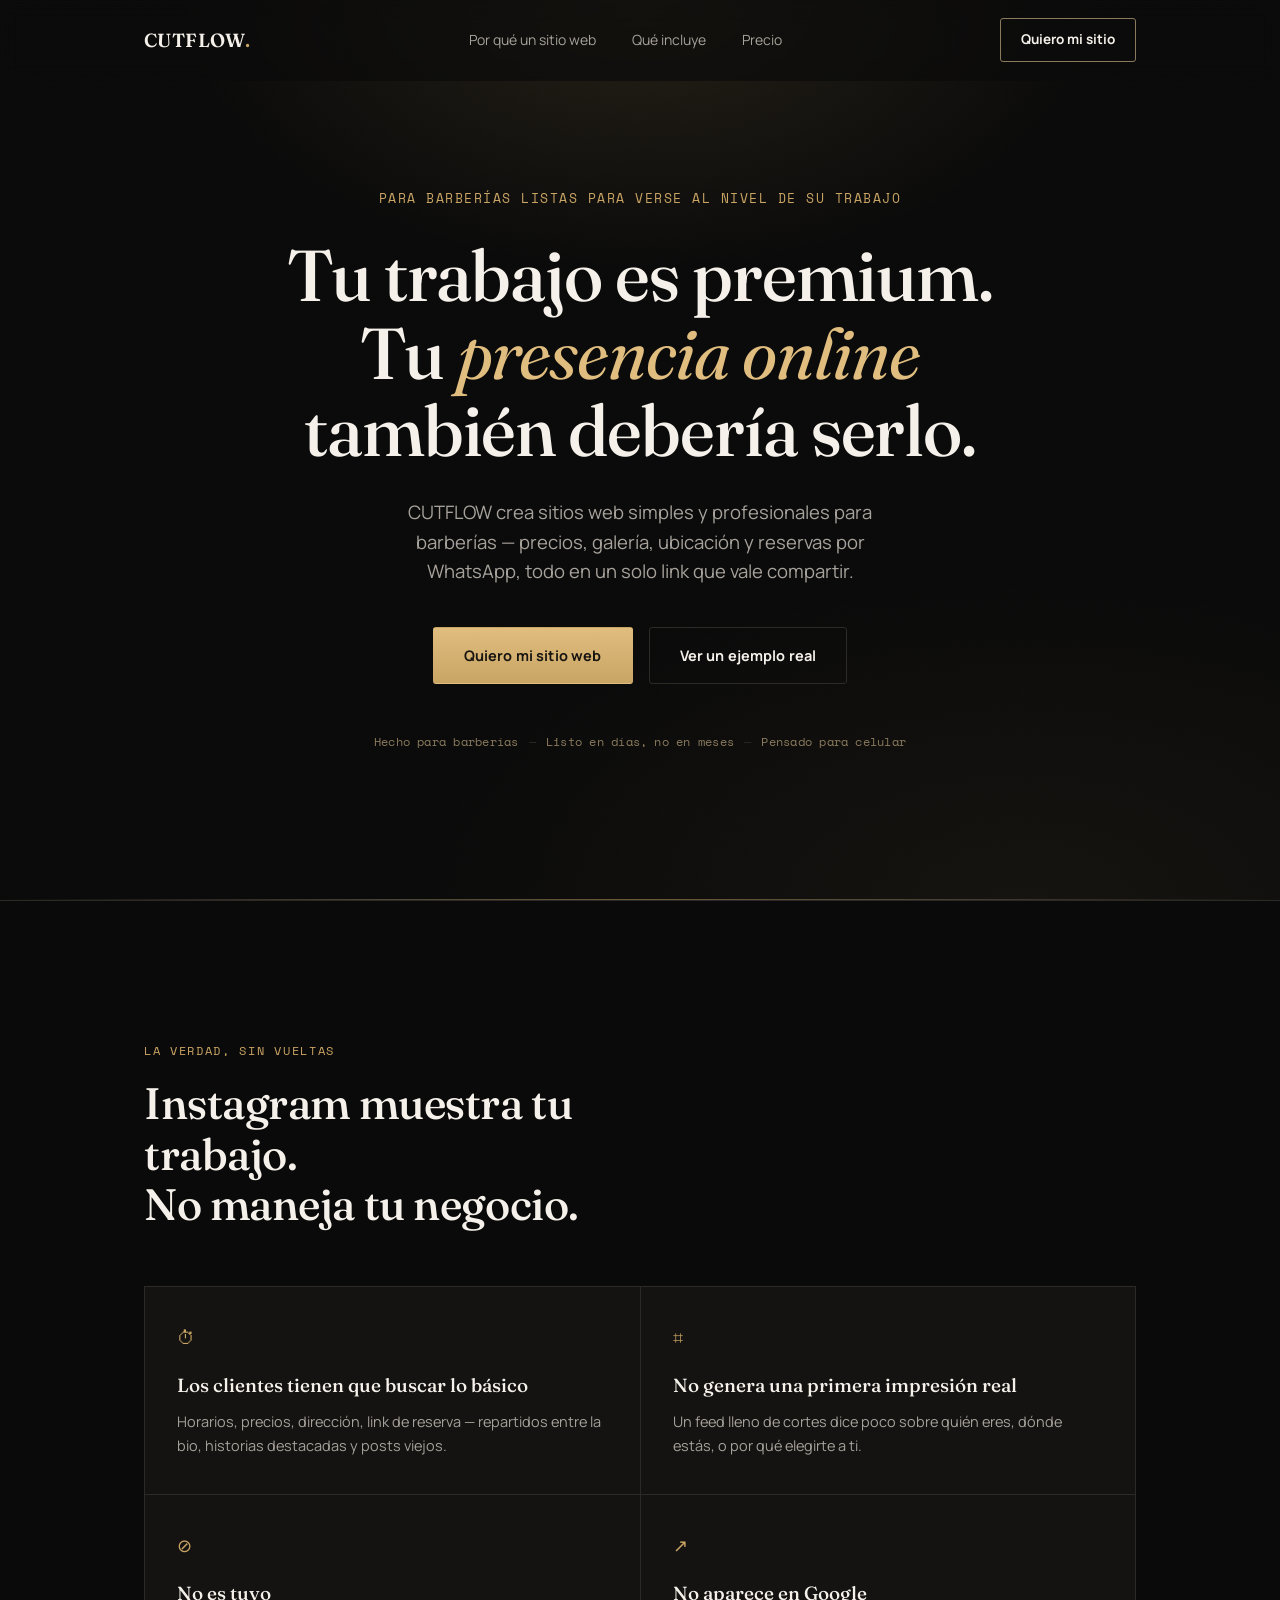
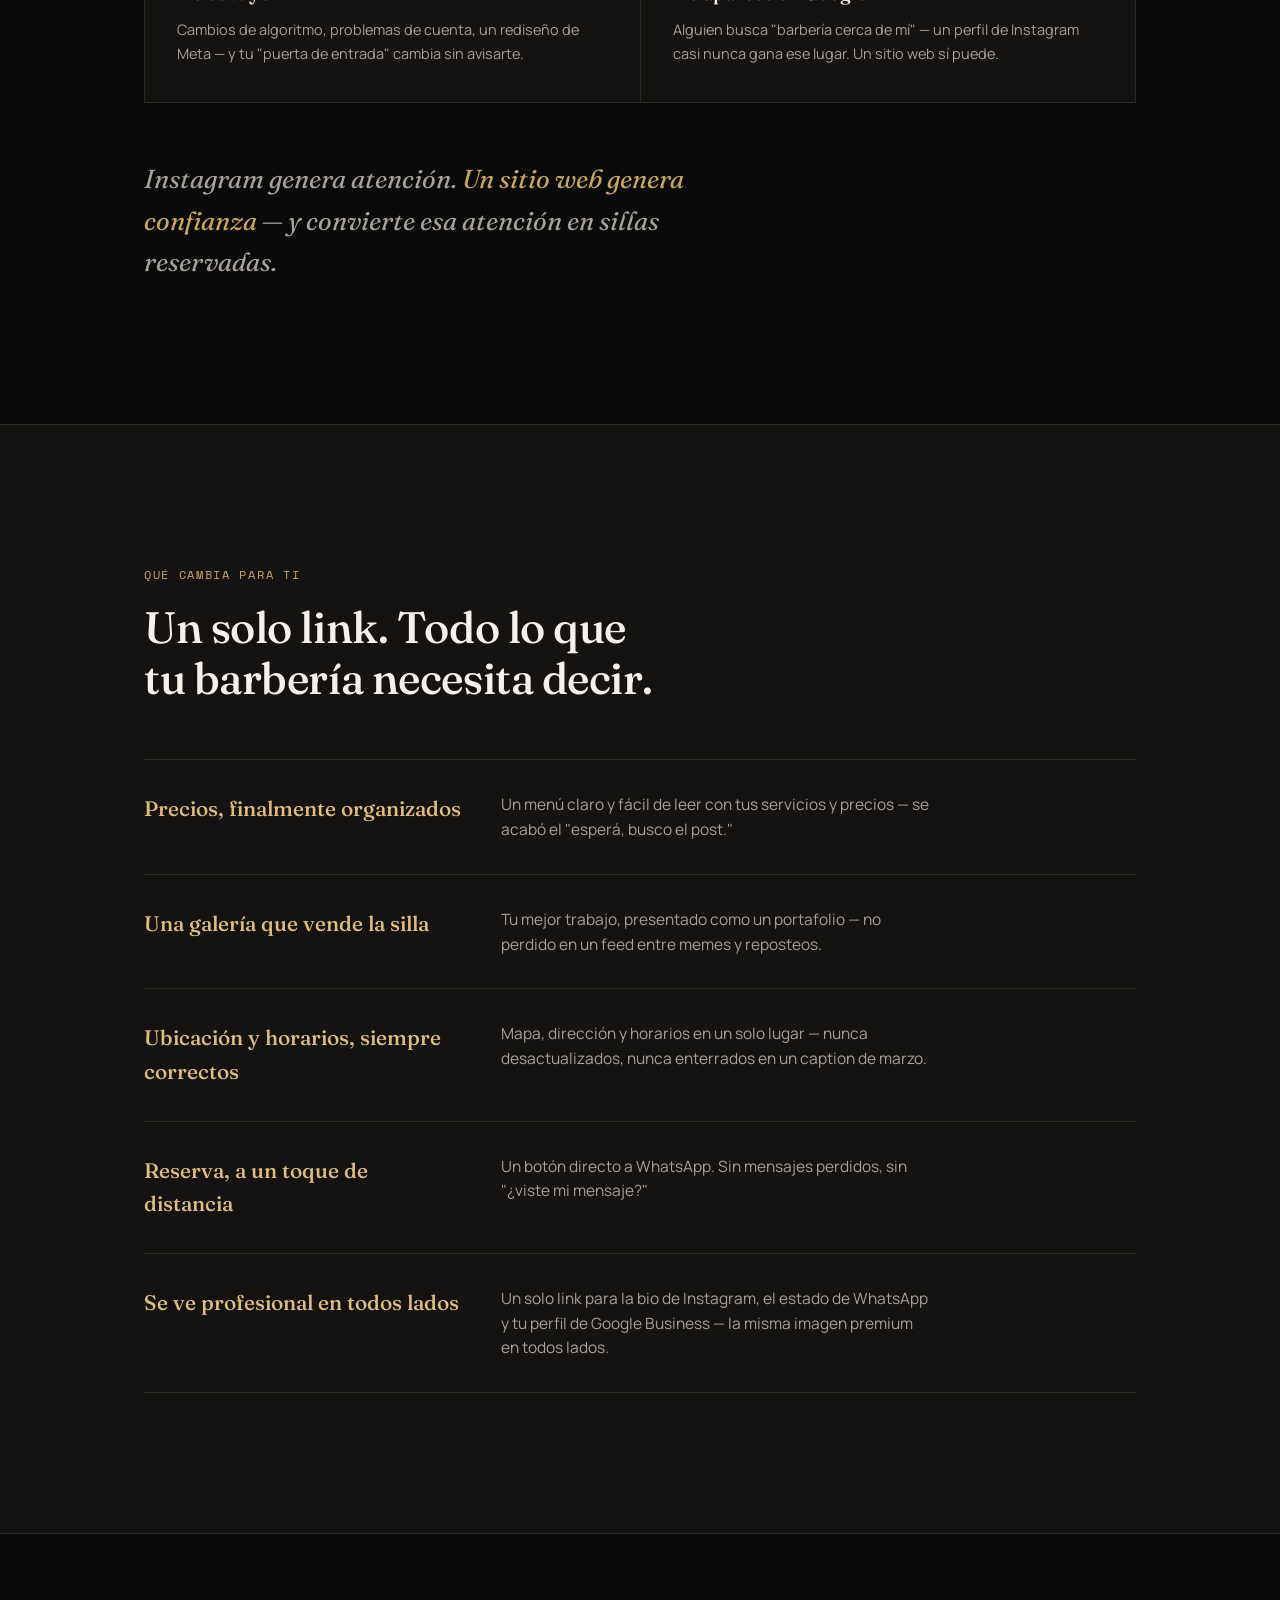
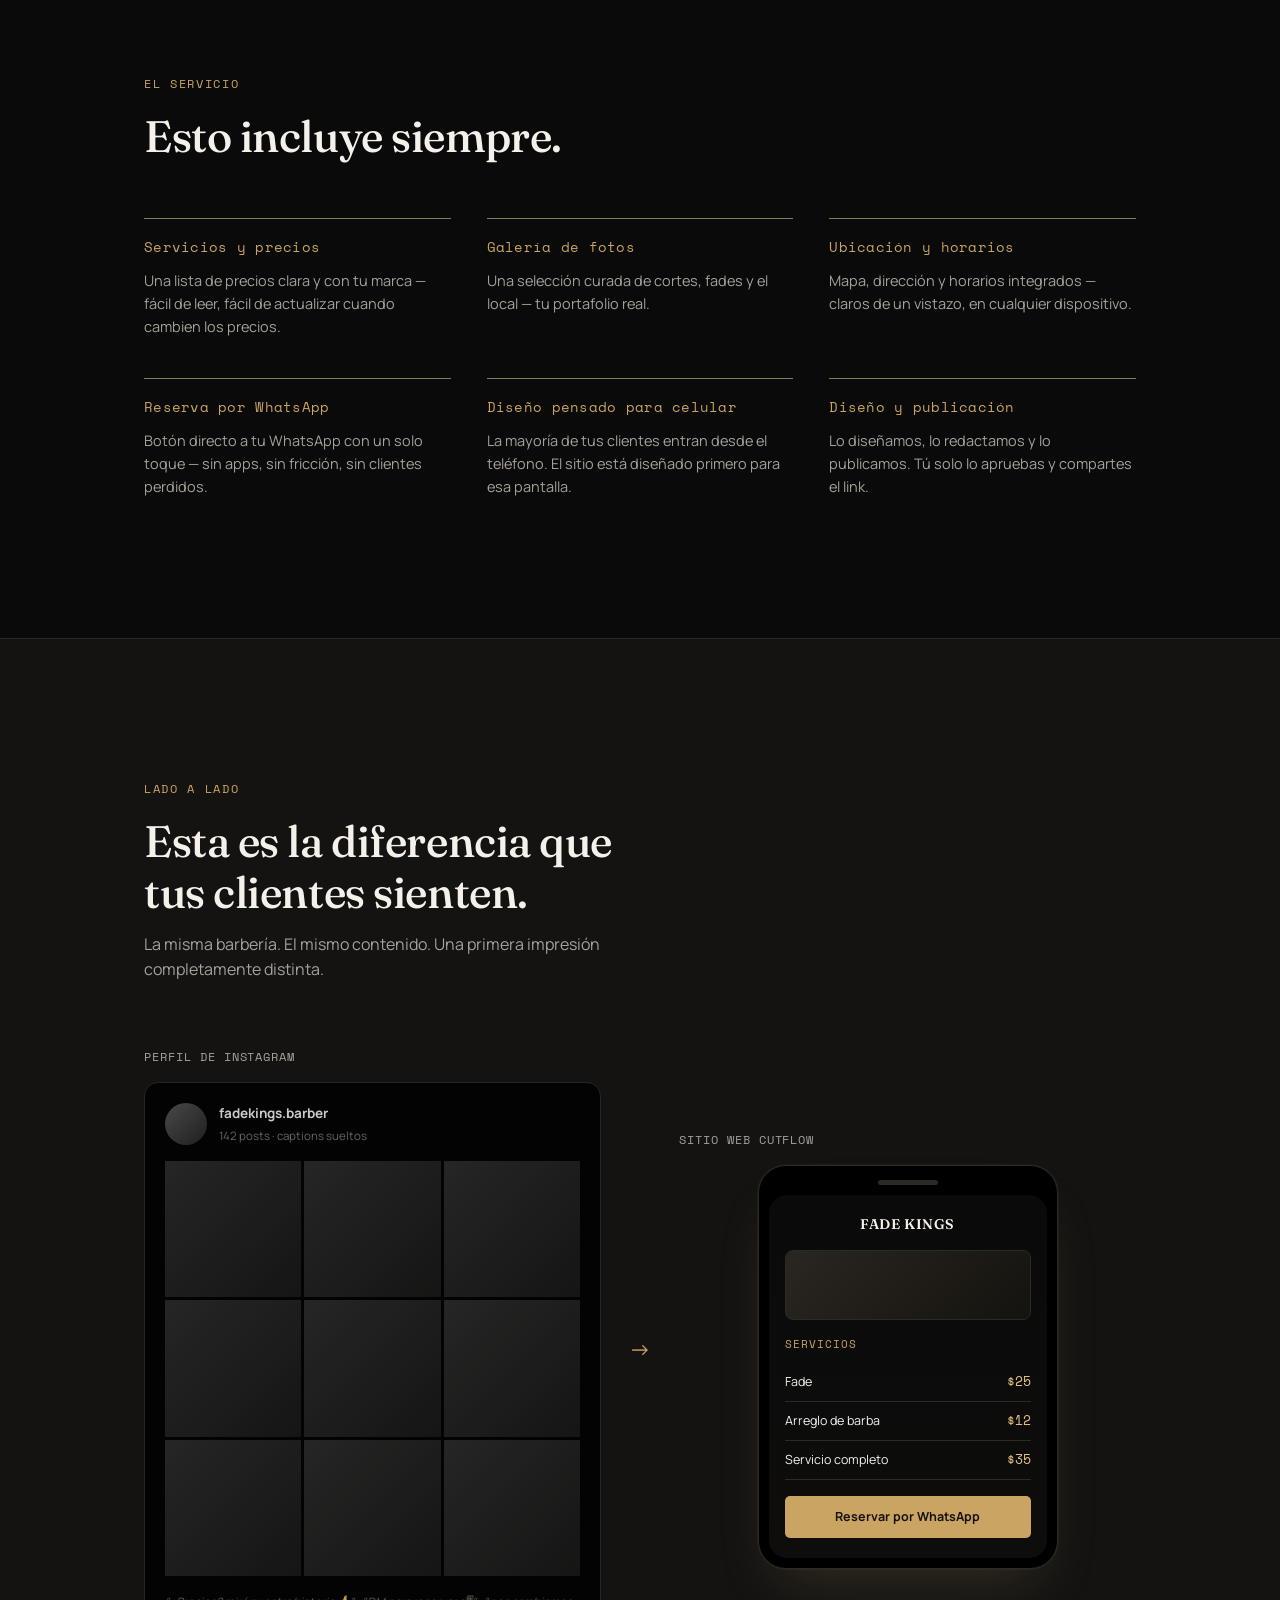
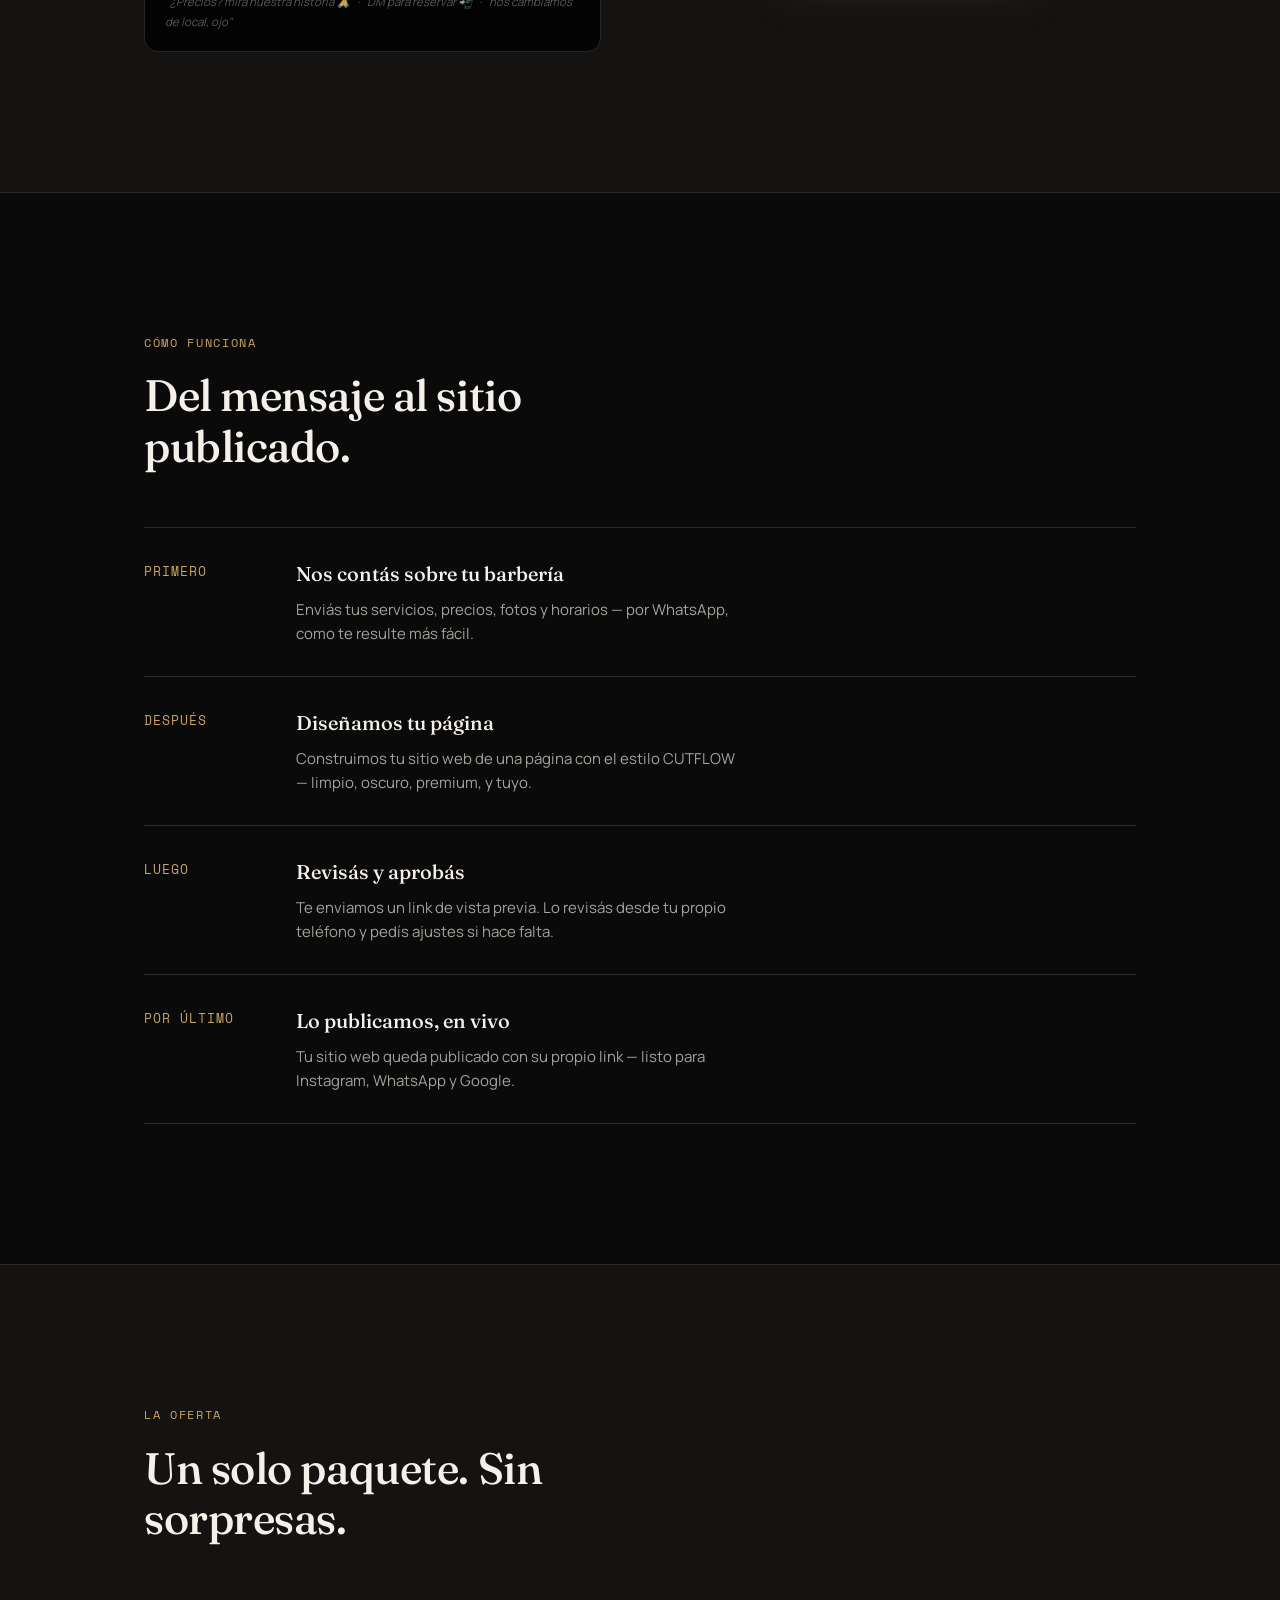
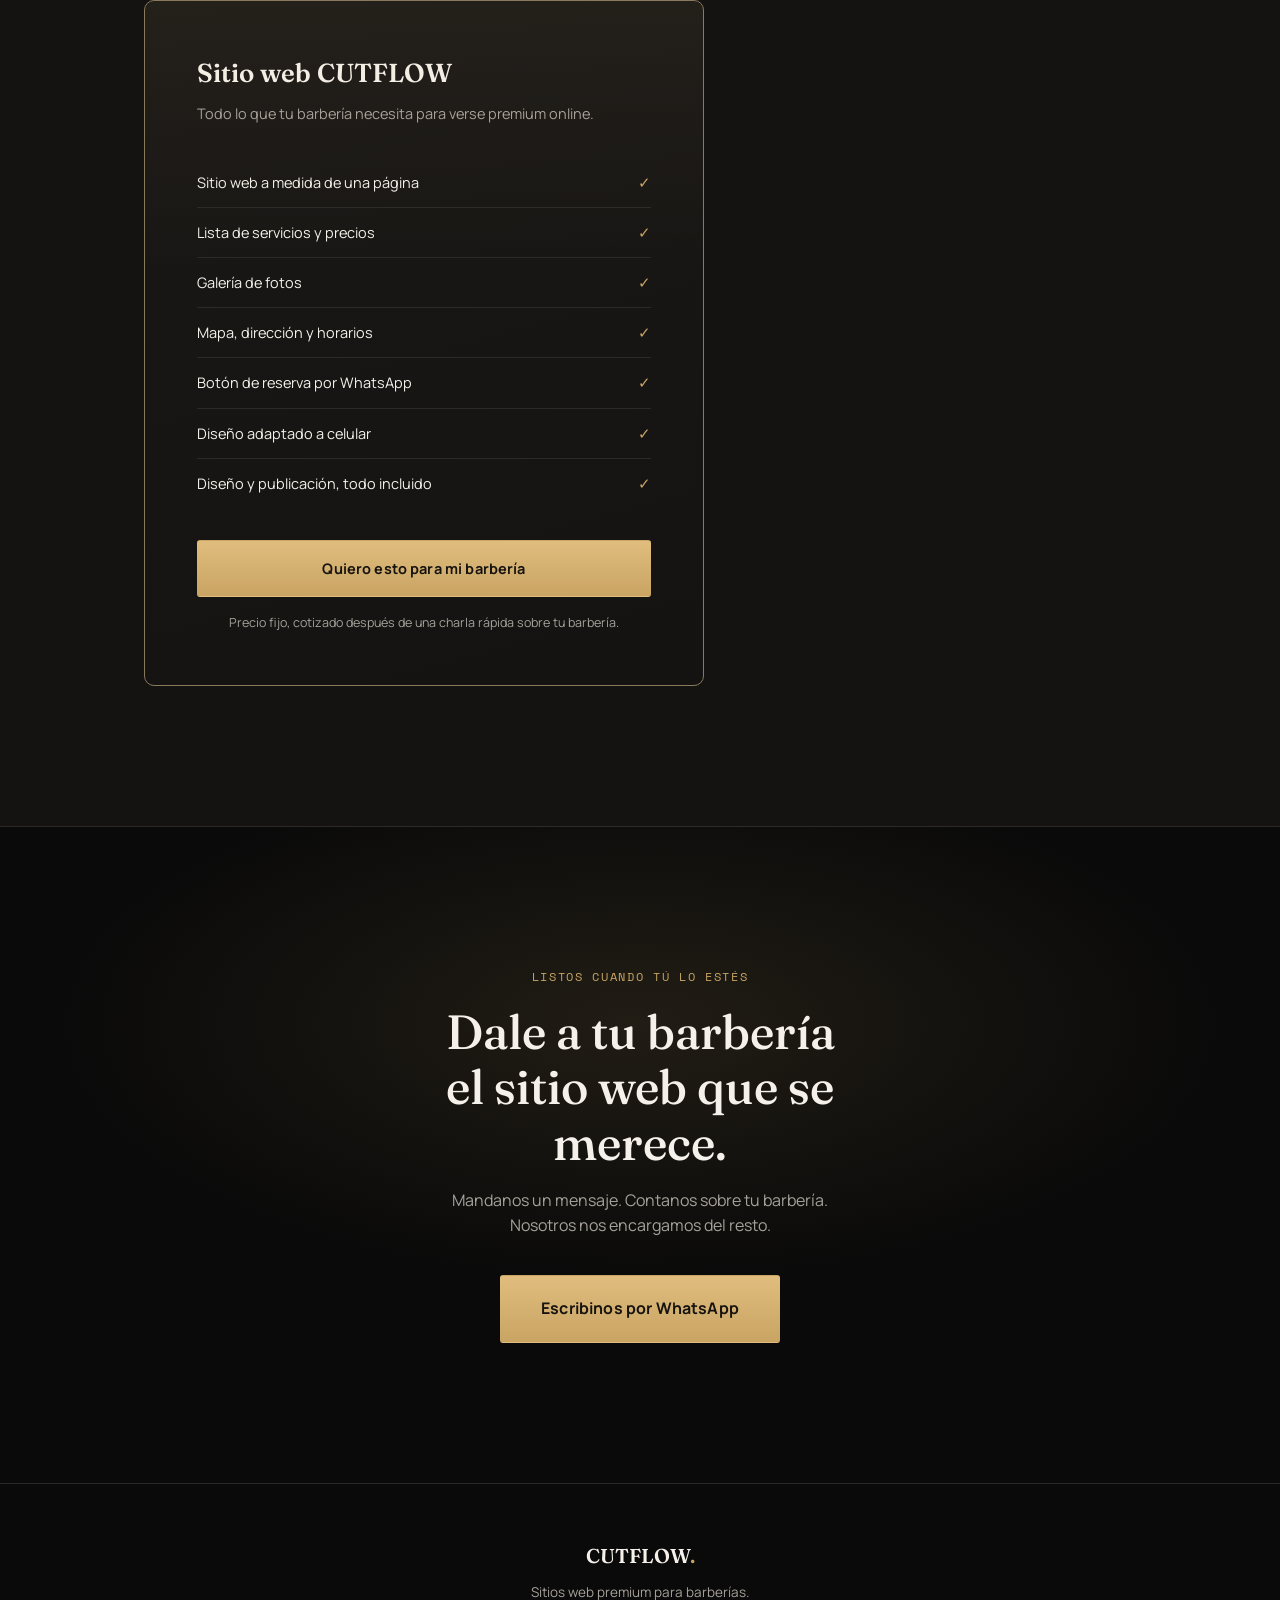
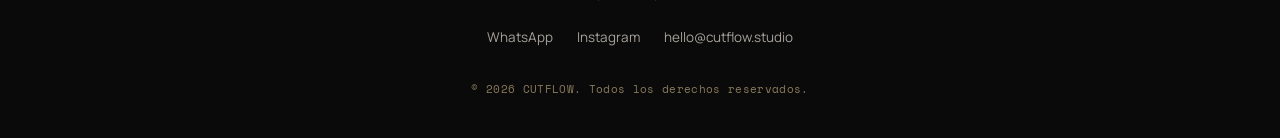
<file: index.html>
<!DOCTYPE html>
<html lang="es">
<head>
<meta charset="UTF-8">
<meta name="viewport" content="width=device-width, initial-scale=1.0">
<title>CUTFLOW — Sitios web premium para barberías</title>
<meta name="description" content="CUTFLOW crea sitios web simples y premium para barberías — precios, galería, ubicación y reservas por WhatsApp, todo en un solo link profesional.">
<link rel="preconnect" href="https://fonts.googleapis.com">
<link rel="preconnect" href="https://fonts.gstatic.com" crossorigin>
<link href="https://fonts.googleapis.com/css2?family=Fraunces:ital,opsz,wght@0,9..144,300;0,9..144,500;0,9..144,600;1,9..144,400&family=Manrope:wght@400;500;600;700;800&family=Space+Mono:wght@400;700&display=swap" rel="stylesheet">
<link rel="stylesheet" href="styles.css">
</head>
<body>

<!-- ===================== NOISE / GRAIN OVERLAY ===================== -->
<div class="grain" aria-hidden="true"></div>

<!-- ===================== NAV ===================== -->
<header class="nav" id="nav">
  <div class="nav-inner">
    <a href="#top" class="nav-logo">CUTFLOW<span class="dot">.</span></a>
    <nav class="nav-links">
      <a href="#why">Por qué un sitio web</a>
      <a href="#included">Qué incluye</a>
      <a href="#pricing">Precio</a>
    </nav>
    <a href="#contact" class="nav-cta">Quiero mi sitio</a>
  </div>
</header>

<main id="top">

  <!-- ===================== 1. HERO ===================== -->
  <section class="hero">
    <div class="hero-bg" aria-hidden="true"></div>
    <div class="hero-inner">
      <p class="eyebrow reveal">Para barberías listas para verse al nivel de su trabajo</p>
      <h1 class="hero-title reveal">
        Tu trabajo es premium.<br>
        Tu <em>presencia online</em><br>
        también debería serlo.
      </h1>
      <p class="hero-sub reveal">
        CUTFLOW crea sitios web simples y profesionales para barberías —
        precios, galería, ubicación y reservas por WhatsApp, todo en un solo link que vale compartir.
      </p>
      <div class="hero-actions reveal">
        <a href="#contact" class="btn btn-primary">Quiero mi sitio web</a>
        <a href="#demo" class="btn btn-ghost">Ver un ejemplo real</a>
      </div>
      <div class="hero-proof reveal">
        <span>Hecho para barberías</span>
        <span class="sep">—</span>
        <span>Listo en días, no en meses</span>
        <span class="sep">—</span>
        <span>Pensado para celular</span>
      </div>
    </div>
    <div class="hero-blade" aria-hidden="true"></div>
  </section>

  <!-- ===================== 2. WHY INSTAGRAM ISN'T ENOUGH ===================== -->
  <section class="why" id="why">
    <div class="section-inner">
      <p class="kicker reveal">La verdad, sin vueltas</p>
      <h2 class="section-title reveal">Instagram muestra tu trabajo.<br>No maneja tu negocio.</h2>

      <div class="why-grid reveal">
        <div class="why-card">
          <span class="why-icon">⏱</span>
          <h3>Los clientes tienen que buscar lo básico</h3>
          <p>Horarios, precios, dirección, link de reserva — repartidos entre la bio, historias destacadas y posts viejos.</p>
        </div>
        <div class="why-card">
          <span class="why-icon">⌗</span>
          <h3>No genera una primera impresión real</h3>
          <p>Un feed lleno de cortes dice poco sobre quién eres, dónde estás, o por qué elegirte a ti.</p>
        </div>
        <div class="why-card">
          <span class="why-icon">⊘</span>
          <h3>No es tuyo</h3>
          <p>Cambios de algoritmo, problemas de cuenta, un rediseño de Meta — y tu "puerta de entrada" cambia sin avisarte.</p>
        </div>
        <div class="why-card">
          <span class="why-icon">↗</span>
          <h3>No aparece en Google</h3>
          <p>Alguien busca "barbería cerca de mí" — un perfil de Instagram casi nunca gana ese lugar. Un sitio web sí puede.</p>
        </div>
      </div>

      <p class="why-line reveal">Instagram genera atención. <span class="gold">Un sitio web genera confianza</span> — y convierte esa atención en sillas reservadas.</p>
    </div>
  </section>

  <!-- ===================== 3. BENEFITS ===================== -->
  <section class="benefits" id="benefits">
    <div class="section-inner">
      <p class="kicker reveal">Qué cambia para ti</p>
      <h2 class="section-title reveal">Un solo link. Todo lo que tu barbería necesita decir.</h2>

      <div class="benefits-list">
        <div class="benefit-row reveal">
          <h3>Precios, finalmente organizados</h3>
          <p>Un menú claro y fácil de leer con tus servicios y precios — se acabó el "esperá, busco el post."</p>
        </div>
        <div class="benefit-row reveal">
          <h3>Una galería que vende la silla</h3>
          <p>Tu mejor trabajo, presentado como un portafolio — no perdido en un feed entre memes y reposteos.</p>
        </div>
        <div class="benefit-row reveal">
          <h3>Ubicación y horarios, siempre correctos</h3>
          <p>Mapa, dirección y horarios en un solo lugar — nunca desactualizados, nunca enterrados en un caption de marzo.</p>
        </div>
        <div class="benefit-row reveal">
          <h3>Reserva, a un toque de distancia</h3>
          <p>Un botón directo a WhatsApp. Sin mensajes perdidos, sin "¿viste mi mensaje?"</p>
        </div>
        <div class="benefit-row reveal">
          <h3>Se ve profesional en todos lados</h3>
          <p>Un solo link para la bio de Instagram, el estado de WhatsApp y tu perfil de Google Business — la misma imagen premium en todos lados.</p>
        </div>
      </div>
    </div>
  </section>

  <!-- ===================== 4. WHAT'S INCLUDED ===================== -->
  <section class="included" id="included">
    <div class="section-inner">
      <p class="kicker reveal">El servicio</p>
      <h2 class="section-title reveal">Esto incluye siempre.</h2>

      <div class="included-grid">
        <div class="inc-item reveal">
          <span class="inc-num">Servicios y precios</span>
          <p>Una lista de precios clara y con tu marca — fácil de leer, fácil de actualizar cuando cambien los precios.</p>
        </div>
        <div class="inc-item reveal">
          <span class="inc-num">Galería de fotos</span>
          <p>Una selección curada de cortes, fades y el local — tu portafolio real.</p>
        </div>
        <div class="inc-item reveal">
          <span class="inc-num">Ubicación y horarios</span>
          <p>Mapa, dirección y horarios integrados — claros de un vistazo, en cualquier dispositivo.</p>
        </div>
        <div class="inc-item reveal">
          <span class="inc-num">Reserva por WhatsApp</span>
          <p>Botón directo a tu WhatsApp con un solo toque — sin apps, sin fricción, sin clientes perdidos.</p>
        </div>
        <div class="inc-item reveal">
          <span class="inc-num">Diseño pensado para celular</span>
          <p>La mayoría de tus clientes entran desde el teléfono. El sitio está diseñado primero para esa pantalla.</p>
        </div>
        <div class="inc-item reveal">
          <span class="inc-num">Diseño y publicación</span>
          <p>Lo diseñamos, lo redactamos y lo publicamos. Tú solo lo apruebas y compartes el link.</p>
        </div>
      </div>
    </div>
  </section>

  <!-- ===================== 5. DEMO PREVIEW ===================== -->
  <section class="demo" id="demo">
    <div class="section-inner">
      <p class="kicker reveal">Lado a lado</p>
      <h2 class="section-title reveal">Esta es la diferencia que tus clientes sienten.</h2>
      <p class="demo-sub reveal">La misma barbería. El mismo contenido. Una primera impresión completamente distinta.</p>

      <div class="compare reveal">
        <div class="compare-col compare-before">
          <span class="compare-label">Perfil de Instagram</span>
          <div class="ig-mock">
            <div class="ig-head">
              <div class="ig-avatar"></div>
              <div class="ig-handle">
                <strong>fadekings.barber</strong>
                <span>142 posts · captions sueltos</span>
              </div>
            </div>
            <div class="ig-grid">
              <span></span><span></span><span></span>
              <span></span><span></span><span></span>
              <span></span><span></span><span></span>
            </div>
            <p class="ig-caption">"¿Precios? mirá nuestra historia 🙏" · "DM para reservar 📲" · "nos cambiamos de local, ojo"</p>
          </div>
        </div>

        <div class="compare-arrow" aria-hidden="true">→</div>

        <div class="compare-col compare-after">
          <span class="compare-label gold">Sitio web CUTFLOW</span>
          <div class="phone-mock">
            <div class="phone-notch"></div>
            <div class="phone-screen">
              <div class="phone-bar">FADE KINGS</div>
              <div class="phone-hero"></div>
              <div class="phone-section-title">Servicios</div>
              <div class="phone-row"><span>Fade</span><span>$25</span></div>
              <div class="phone-row"><span>Arreglo de barba</span><span>$12</span></div>
              <div class="phone-row"><span>Servicio completo</span><span>$35</span></div>
              <div class="phone-btn">Reservar por WhatsApp</div>
            </div>
          </div>
        </div>
      </div>
    </div>
  </section>

  <!-- ===================== 6. PROCESS ===================== -->
  <section class="process" id="process">
    <div class="section-inner">
      <p class="kicker reveal">Cómo funciona</p>
      <h2 class="section-title reveal">Del mensaje al sitio publicado.</h2>

      <div class="process-list">
        <div class="process-row reveal">
          <span class="process-mark">Primero</span>
          <div>
            <h3>Nos contás sobre tu barbería</h3>
            <p>Enviás tus servicios, precios, fotos y horarios — por WhatsApp, como te resulte más fácil.</p>
          </div>
        </div>
        <div class="process-row reveal">
          <span class="process-mark">Después</span>
          <div>
            <h3>Diseñamos tu página</h3>
            <p>Construimos tu sitio web de una página con el estilo CUTFLOW — limpio, oscuro, premium, y tuyo.</p>
          </div>
        </div>
        <div class="process-row reveal">
          <span class="process-mark">Luego</span>
          <div>
            <h3>Revisás y aprobás</h3>
            <p>Te enviamos un link de vista previa. Lo revisás desde tu propio teléfono y pedís ajustes si hace falta.</p>
          </div>
        </div>
        <div class="process-row reveal">
          <span class="process-mark">Por último</span>
          <div>
            <h3>Lo publicamos, en vivo</h3>
            <p>Tu sitio web queda publicado con su propio link — listo para Instagram, WhatsApp y Google.</p>
          </div>
        </div>
      </div>
    </div>
  </section>

  <!-- ===================== 7. PRICING ===================== -->
  <section class="pricing" id="pricing">
    <div class="section-inner">
      <p class="kicker reveal">La oferta</p>
      <h2 class="section-title reveal">Un solo paquete. Sin sorpresas.</h2>

      <div class="price-card reveal">
        <div class="price-card-head">
          <h3>Sitio web CUTFLOW</h3>
          <p>Todo lo que tu barbería necesita para verse premium online.</p>
        </div>

        <ul class="price-list">
          <li><span>Sitio web a medida de una página</span><span class="check">✓</span></li>
          <li><span>Lista de servicios y precios</span><span class="check">✓</span></li>
          <li><span>Galería de fotos</span><span class="check">✓</span></li>
          <li><span>Mapa, dirección y horarios</span><span class="check">✓</span></li>
          <li><span>Botón de reserva por WhatsApp</span><span class="check">✓</span></li>
          <li><span>Diseño adaptado a celular</span><span class="check">✓</span></li>
          <li><span>Diseño y publicación, todo incluido</span><span class="check">✓</span></li>
        </ul>

        <div class="price-foot">
          <a href="#contact" class="btn btn-primary btn-wide">Quiero esto para mi barbería</a>
          <p class="price-note">Precio fijo, cotizado después de una charla rápida sobre tu barbería.</p>
        </div>
      </div>
    </div>
  </section>

  <!-- ===================== 8. FINAL CTA ===================== -->
  <section class="final-cta" id="contact">
    <div class="section-inner final-inner">
      <p class="kicker reveal">Listos cuando tú lo estés</p>
      <h2 class="final-title reveal">Dale a tu barbería<br>el sitio web que se merece.</h2>
      <p class="final-sub reveal">Mandanos un mensaje. Contanos sobre tu barbería. Nosotros nos encargamos del resto.</p>
      <a href="https://wa.me/50498903141?text=Hola%20CUTFLOW%2C%20quiero%20un%20sitio%20web%20para%20mi%20barber%C3%ADa" class="btn btn-primary btn-lg reveal" target="_blank" rel="noopener">
        Escribinos por WhatsApp
      </a>
    </div>
  </section>

</main>

<!-- ===================== 9. FOOTER ===================== -->
<footer class="footer">
  <div class="footer-inner">
    <a href="#top" class="footer-logo">CUTFLOW<span class="dot">.</span></a>
    <p class="footer-tag">Sitios web premium para barberías.</p>
    <div class="footer-links">
      <a href="https://wa.me/50498903141" target="_blank" rel="noopener">WhatsApp</a>
      <a href="#" target="_blank" rel="noopener">Instagram</a>
      <a href="mailto:hello@cutflow.studio">hello@cutflow.studio</a>
    </div>
    <p class="footer-copy">© 2026 CUTFLOW. Todos los derechos reservados.</p>
  </div>
</footer>

<script src="script.js"></script>
</body>
</html>
</file>
<file: styles.css>
/* =========================================================
   CUTFLOW — Stylesheet
   Palette:
     --black:      #0a0a0a   (page background)
     --charcoal:   #161514   (panels / alt sections)
     --line:       #2c2a27   (hairline borders)
     --off-white:  #f5f1ea   (primary text)
     --grey:       #a6a19a   (secondary text)
     --gold:       #c9a463   (accent / CTA)
     --gold-dim:   #8a7a5c   (muted accent)
   Type:
     Display:  Fraunces (serif, premium, editorial)
     Body:     Manrope (clean grotesk)
     Utility:  Space Mono (price tags, labels — receipt/price-board feel)
   ========================================================= */

:root{
  --black: #0a0a0a;
  --charcoal: #141312;
  --panel: #1a1816;
  --line: #2c2a26;
  --off-white: #f5f1ea;
  --grey: #a6a19a;
  --gold: #c9a463;
  --gold-bright: #e0bd7e;
  --gold-dim: #8a7a5c;

  --font-display: 'Fraunces', serif;
  --font-body: 'Manrope', sans-serif;
  --font-mono: 'Space Mono', monospace;

  --container: 1120px;
  --pad: clamp(24px, 6vw, 64px);
}

*{ margin:0; padding:0; box-sizing:border-box; }

html{ scroll-behavior:smooth; }

body{
  background:var(--black);
  color:var(--off-white);
  font-family:var(--font-body);
  font-size:16px;
  line-height:1.6;
  -webkit-font-smoothing:antialiased;
  overflow-x:hidden;
}

@media (prefers-reduced-motion: reduce){
  html{ scroll-behavior:auto; }
  *{ animation-duration:0.01ms !important; animation-iteration-count:1 !important; transition-duration:0.01ms !important; }
}

a{ color:inherit; text-decoration:none; }
ul{ list-style:none; }
img{ max-width:100%; display:block; }

::selection{ background:var(--gold); color:var(--black); }

:focus-visible{
  outline:2px solid var(--gold);
  outline-offset:3px;
  border-radius:2px;
}

/* ---------- grain overlay ---------- */
.grain{
  position:fixed; inset:0; z-index:999;
  pointer-events:none;
  opacity:0.035;
  background-image:url("data:image/svg+xml,%3Csvg xmlns='http://www.w3.org/2000/svg' width='120' height='120'%3E%3Cfilter id='n'%3E%3CfeTurbulence type='fractalNoise' baseFrequency='0.9' numOctaves='2' stitchTiles='stitch'/%3E%3C/filter%3E%3Crect width='100%25' height='100%25' filter='url(%23n)'/%3E%3C/svg%3E");
  mix-blend-mode:overlay;
}

/* ---------- layout helpers ---------- */
.section-inner{
  max-width:var(--container);
  margin:0 auto;
  padding:clamp(80px, 12vw, 140px) var(--pad);
}

.kicker{
  font-family:var(--font-mono);
  font-size:12px;
  letter-spacing:0.14em;
  text-transform:uppercase;
  color:var(--gold);
  margin-bottom:18px;
}

.section-title{
  font-family:var(--font-display);
  font-weight:500;
  font-size:clamp(28px, 4vw, 44px);
  line-height:1.15;
  letter-spacing:-0.01em;
  max-width:18ch;
}

.gold{ color:var(--gold); }

.btn{
  display:inline-flex;
  align-items:center;
  justify-content:center;
  gap:8px;
  padding:16px 30px;
  border-radius:3px;
  font-family:var(--font-body);
  font-weight:700;
  font-size:14.5px;
  letter-spacing:0.01em;
  cursor:pointer;
  border:1px solid transparent;
  transition:transform .35s cubic-bezier(.16,1,.3,1), background .3s ease, color .3s ease, border-color .3s ease;
  white-space:nowrap;
}
.btn-primary{
  background:linear-gradient(180deg, var(--gold-bright), var(--gold));
  color:#171410;
}
.btn-primary:hover{ transform:translateY(-2px); filter:brightness(1.06); }
.btn-ghost{
  background:transparent;
  color:var(--off-white);
  border-color:var(--line);
}
.btn-ghost:hover{ border-color:var(--gold); color:var(--gold); transform:translateY(-2px); }
.btn-wide{ width:100%; }
.btn-lg{ padding:20px 40px; font-size:16px; }

/* =========================================================
   NAV
   ========================================================= */
.nav{
  position:fixed; top:0; left:0; right:0; z-index:500;
  background:rgba(10,10,10,0.7);
  backdrop-filter:blur(10px) saturate(120%);
  border-bottom:1px solid transparent;
  transition:border-color .4s ease, background .4s ease;
}
.nav.scrolled{
  border-bottom-color:var(--line);
  background:rgba(10,10,10,0.88);
}
.nav-inner{
  max-width:var(--container);
  margin:0 auto;
  padding:18px var(--pad);
  display:flex;
  align-items:center;
  justify-content:space-between;
}
.nav-logo{
  font-family:var(--font-display);
  font-size:19px;
  font-weight:600;
  letter-spacing:0.02em;
}
.nav-logo .dot, .footer-logo .dot{ color:var(--gold); }
.nav-links{
  display:flex;
  gap:36px;
  font-size:14px;
  color:var(--grey);
}
.nav-links a{ transition:color .25s ease; }
.nav-links a:hover{ color:var(--off-white); }
.nav-cta{
  font-family:var(--font-body);
  font-weight:700;
  font-size:13.5px;
  padding:10px 20px;
  border:1px solid var(--gold-dim);
  border-radius:3px;
  transition:all .3s ease;
}
.nav-cta:hover{ background:var(--gold); color:#171410; border-color:var(--gold); }

@media (max-width:760px){
  .nav-links{ display:none; }
}

/* =========================================================
   1. HERO
   ========================================================= */
.hero{
  position:relative;
  min-height:100vh;
  display:flex;
  align-items:center;
  padding:140px var(--pad) 100px;
  overflow:hidden;
}
.hero-bg{
  position:absolute; inset:0; z-index:0;
  background:
    radial-gradient(ellipse 60% 50% at 50% 0%, rgba(201,164,99,0.14), transparent 60%),
    radial-gradient(ellipse 80% 60% at 80% 100%, rgba(201,164,99,0.06), transparent 60%),
    var(--black);
}
.hero-inner{
  position:relative; z-index:1;
  max-width:760px;
  margin:0 auto;
  text-align:center;
}
.eyebrow{
  font-family:var(--font-mono);
  font-size:12.5px;
  letter-spacing:0.12em;
  text-transform:uppercase;
  color:var(--gold);
  margin-bottom:28px;
}
.hero-title{
  font-family:var(--font-display);
  font-weight:500;
  font-size:clamp(38px, 7vw, 72px);
  line-height:1.08;
  letter-spacing:-0.015em;
  margin-bottom:28px;
}
.hero-title em{
  font-style:italic;
  font-weight:400;
  color:var(--gold-bright);
}
.hero-sub{
  font-size:clamp(16px, 1.6vw, 18.5px);
  color:var(--grey);
  max-width:540px;
  margin:0 auto 40px;
}
.hero-actions{
  display:flex;
  gap:16px;
  justify-content:center;
  flex-wrap:wrap;
  margin-bottom:48px;
}
.hero-proof{
  font-family:var(--font-mono);
  font-size:12px;
  color:var(--gold-dim);
  letter-spacing:0.02em;
  display:flex;
  gap:10px;
  justify-content:center;
  flex-wrap:wrap;
}
.hero-proof .sep{ color:var(--line); }

.hero-blade{
  position:absolute;
  bottom:0; left:0; right:0;
  height:1px;
  background:linear-gradient(90deg, transparent, var(--gold-dim) 30%, var(--gold) 50%, var(--gold-dim) 70%, transparent);
  opacity:0.5;
}

@media (max-width:600px){
  .hero{ padding-top:120px; }
  .hero-actions{ flex-direction:column; align-items:stretch; }
}

/* =========================================================
   2. WHY INSTAGRAM ISN'T ENOUGH
   ========================================================= */
.why{ background:var(--black); border-top:1px solid var(--line); }

.why-grid{
  display:grid;
  grid-template-columns:repeat(2, 1fr);
  gap:1px;
  background:var(--line);
  border:1px solid var(--line);
  margin-top:56px;
}
.why-card{
  background:var(--charcoal);
  padding:36px 32px;
  transition:background .3s ease;
}
.why-card:hover{ background:var(--panel); }
.why-icon{
  display:inline-flex;
  font-size:18px;
  color:var(--gold);
  margin-bottom:18px;
}
.why-card h3{
  font-family:var(--font-display);
  font-weight:500;
  font-size:19px;
  margin-bottom:10px;
}
.why-card p{
  color:var(--grey);
  font-size:14.5px;
  line-height:1.65;
}

.why-line{
  margin-top:56px;
  font-family:var(--font-display);
  font-size:clamp(20px, 2.4vw, 26px);
  font-weight:400;
  font-style:italic;
  color:var(--grey);
  max-width:36ch;
}

@media (max-width:700px){
  .why-grid{ grid-template-columns:1fr; }
}

/* =========================================================
   3. BENEFITS
   ========================================================= */
.benefits{ background:var(--charcoal); border-top:1px solid var(--line); }

.benefits-list{ margin-top:56px; }
.benefit-row{
  display:grid;
  grid-template-columns:1fr 2fr;
  gap:40px;
  padding:32px 0;
  border-top:1px solid var(--line);
}
.benefits-list .benefit-row:last-child{ border-bottom:1px solid var(--line); }
.benefit-row h3{
  font-family:var(--font-display);
  font-weight:500;
  font-size:21px;
  color:var(--gold-bright);
}
.benefit-row p{
  color:var(--grey);
  font-size:15.5px;
  max-width:48ch;
}

@media (max-width:700px){
  .benefit-row{ grid-template-columns:1fr; gap:10px; }
}

/* =========================================================
   4. WHAT'S INCLUDED
   ========================================================= */
.included{ background:var(--black); border-top:1px solid var(--line); }

.included-grid{
  display:grid;
  grid-template-columns:repeat(3, 1fr);
  gap:40px 36px;
  margin-top:56px;
}
.inc-item{
  border-top:1px solid var(--gold-dim);
  padding-top:18px;
}
.inc-num{
  display:block;
  font-family:var(--font-mono);
  font-size:13.5px;
  color:var(--gold);
  letter-spacing:0.02em;
  margin-bottom:10px;
}
.inc-item p{
  color:var(--grey);
  font-size:14.5px;
  line-height:1.6;
}

@media (max-width:760px){
  .included-grid{ grid-template-columns:1fr 1fr; }
}
@media (max-width:520px){
  .included-grid{ grid-template-columns:1fr; }
}

/* =========================================================
   5. DEMO / COMPARE
   ========================================================= */
.demo{ background:var(--charcoal); border-top:1px solid var(--line); }
.demo-sub{ color:var(--grey); margin-top:14px; max-width:46ch; }

.compare{
  margin-top:64px;
  display:grid;
  grid-template-columns:1fr auto 1fr;
  align-items:center;
  gap:28px;
}
.compare-col{ display:flex; flex-direction:column; }
.compare-label{
  font-family:var(--font-mono);
  font-size:12px;
  letter-spacing:0.08em;
  text-transform:uppercase;
  color:var(--grey);
  margin-bottom:16px;
}
.compare-arrow{
  font-size:22px;
  color:var(--gold);
  justify-self:center;
}

/* instagram mock */
.ig-mock{
  background:#000;
  border:1px solid var(--line);
  border-radius:14px;
  padding:20px;
  opacity:0.82;
  filter:saturate(0.7);
}
.ig-head{ display:flex; align-items:center; gap:12px; margin-bottom:16px; }
.ig-avatar{
  width:42px; height:42px; border-radius:50%;
  background:linear-gradient(135deg,#555,#222);
  flex-shrink:0;
}
.ig-handle strong{ display:block; font-size:13.5px; }
.ig-handle span{ display:block; font-size:11.5px; color:#777; margin-top:2px; }
.ig-grid{
  display:grid;
  grid-template-columns:repeat(3,1fr);
  gap:3px;
  margin-bottom:16px;
}
.ig-grid span{
  aspect-ratio:1;
  background:linear-gradient(135deg, #2a2a2a, #161616);
  display:block;
}
.ig-caption{
  font-size:11.5px;
  color:#666;
  line-height:1.7;
  font-style:italic;
}

/* phone mock (website) */
.phone-mock{
  background:#000;
  border:1px solid var(--line);
  border-radius:28px;
  padding:10px;
  box-shadow:0 30px 60px -20px rgba(201,164,99,0.18), 0 0 0 1px rgba(201,164,99,0.06);
  max-width:300px;
  margin:0 auto;
  width:100%;
}
.phone-notch{
  width:60px; height:5px;
  background:#2c2a26;
  border-radius:4px;
  margin:4px auto 10px;
}
.phone-screen{
  background:linear-gradient(180deg, var(--black), #0e0d0c);
  border-radius:18px;
  padding:18px 16px 20px;
}
.phone-bar{
  font-family:var(--font-display);
  font-weight:600;
  font-size:14px;
  letter-spacing:0.04em;
  color:var(--off-white);
  text-align:center;
  margin-bottom:14px;
}
.phone-hero{
  height:70px;
  border-radius:8px;
  margin-bottom:16px;
  background:linear-gradient(135deg, #2a2620, #15130f);
  border:1px solid var(--line);
}
.phone-section-title{
  font-family:var(--font-mono);
  font-size:10.5px;
  letter-spacing:0.1em;
  text-transform:uppercase;
  color:var(--gold);
  margin-bottom:10px;
}
.phone-row{
  display:flex;
  justify-content:space-between;
  font-size:12.5px;
  padding:9px 0;
  border-bottom:1px solid var(--line);
  color:var(--off-white);
}
.phone-row span:last-child{ color:var(--gold-bright); font-family:var(--font-mono); }
.phone-btn{
  margin-top:16px;
  background:var(--gold);
  color:#171410;
  text-align:center;
  font-size:12.5px;
  font-weight:700;
  padding:11px;
  border-radius:5px;
}

@media (max-width:760px){
  .compare{ grid-template-columns:1fr; }
  .compare-arrow{ transform:rotate(90deg); padding:6px 0; }
}

/* =========================================================
   6. PROCESS
   ========================================================= */
.process{ background:var(--black); border-top:1px solid var(--line); }

.process-list{ margin-top:56px; }
.process-row{
  display:grid;
  grid-template-columns:120px 1fr;
  gap:32px;
  padding:30px 0;
  border-top:1px solid var(--line);
}
.process-list .process-row:last-child{ border-bottom:1px solid var(--line); }
.process-mark{
  font-family:var(--font-mono);
  font-size:12.5px;
  letter-spacing:0.08em;
  text-transform:uppercase;
  color:var(--gold);
  padding-top:4px;
}
.process-row h3{
  font-family:var(--font-display);
  font-weight:500;
  font-size:20px;
  margin-bottom:8px;
}
.process-row p{
  color:var(--grey);
  font-size:15px;
  max-width:50ch;
}

@media (max-width:600px){
  .process-row{ grid-template-columns:1fr; gap:8px; }
}

/* =========================================================
   7. PRICING
   ========================================================= */
.pricing{ background:var(--charcoal); border-top:1px solid var(--line); }

.price-card{
  margin-top:56px;
  max-width:560px;
  background:linear-gradient(165deg, var(--panel), var(--charcoal));
  border:1px solid var(--gold-dim);
  border-radius:10px;
  padding:clamp(32px, 5vw, 52px);
  position:relative;
}
.price-card::before{
  content:"";
  position:absolute;
  inset:0;
  border-radius:10px;
  background:linear-gradient(180deg, rgba(201,164,99,0.06), transparent 40%);
  pointer-events:none;
}
.price-card-head h3{
  font-family:var(--font-display);
  font-weight:600;
  font-size:26px;
  margin-bottom:8px;
}
.price-card-head p{ color:var(--grey); font-size:14.5px; margin-bottom:32px; }

.price-list li{
  display:flex;
  justify-content:space-between;
  align-items:center;
  padding:13px 0;
  border-top:1px solid var(--line);
  font-size:14.5px;
}
.price-list li:first-child{ border-top:none; }
.price-list .check{
  color:var(--gold);
  font-family:var(--font-mono);
}

.price-foot{ margin-top:32px; }
.price-note{
  margin-top:16px;
  text-align:center;
  font-size:12.5px;
  color:var(--grey);
}

/* =========================================================
   8. FINAL CTA
   ========================================================= */
.final-cta{
  background:radial-gradient(ellipse 70% 60% at 50% 30%, rgba(201,164,99,0.12), transparent 65%), var(--black);
  border-top:1px solid var(--line);
}
.final-inner{ text-align:center; }
.final-title{
  font-family:var(--font-display);
  font-weight:500;
  font-size:clamp(30px, 5vw, 48px);
  line-height:1.15;
  max-width:18ch;
  margin:0 auto 18px;
}
.final-sub{
  color:var(--grey);
  max-width:42ch;
  margin:0 auto 36px;
}

/* =========================================================
   FOOTER
   ========================================================= */
.footer{ background:var(--black); border-top:1px solid var(--line); padding:56px var(--pad) 40px; }
.footer-inner{
  max-width:var(--container);
  margin:0 auto;
  text-align:center;
}
.footer-logo{
  font-family:var(--font-display);
  font-size:20px;
  font-weight:600;
}
.footer-tag{ color:var(--grey); font-size:13.5px; margin-top:10px; }
.footer-links{
  display:flex;
  gap:24px;
  justify-content:center;
  margin-top:24px;
  font-size:13.5px;
  color:var(--grey);
}
.footer-links a:hover{ color:var(--gold); }
.footer-copy{
  margin-top:32px;
  font-family:var(--font-mono);
  font-size:11px;
  color:var(--gold-dim);
  letter-spacing:0.03em;
}

/* =========================================================
   SCROLL REVEAL ANIMATION
   ========================================================= */
.reveal{
  opacity:0;
  transform:translateY(18px);
  transition:opacity .8s cubic-bezier(.16,1,.3,1), transform .8s cubic-bezier(.16,1,.3,1);
}
.reveal.is-visible{
  opacity:1;
  transform:translateY(0);
}

/* stagger children within the hero slightly */
.hero-inner .reveal:nth-child(1){ transition-delay:.05s; }
.hero-inner .reveal:nth-child(2){ transition-delay:.12s; }
.hero-inner .reveal:nth-child(3){ transition-delay:.2s; }
.hero-inner .reveal:nth-child(4){ transition-delay:.28s; }
.hero-inner .reveal:nth-child(5){ transition-delay:.36s; }
</file>
